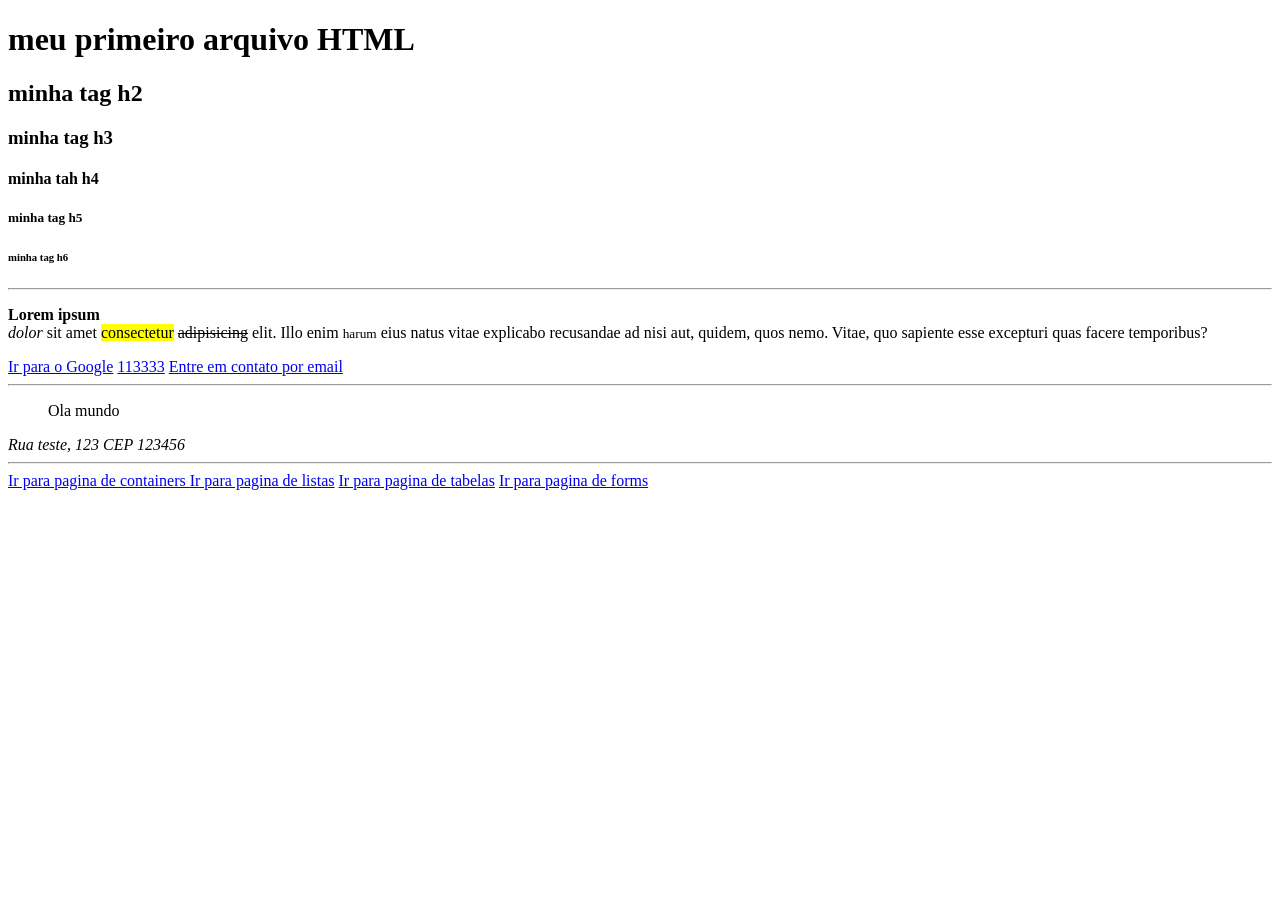
<file: index.html>
<!DOCTYPE html>
<html lang="pt-br">
<head>
    <meta charset="UTF-8">
    <meta name="viewport" content="width=device-width, initial-scale=1.0">
    <title>documento</title>
</head>
<body>
    <h1>meu primeiro arquivo HTML</h1>
    <h2>minha tag h2</h2>
    <h3>minha tag h3</h3>
    <h4>minha tah h4</h4>
    <h5>minha tag h5</h5>
    <h6>minha tag h6</h6>
    <hr /> 
    <p>
        <b>Lorem</b> <strong>ipsum</strong> <br /> <i>dolor</i> sit amet <mark>consectetur</mark> <del>adipisicing</del> elit. Illo enim <small>harum</small> eius <span>natus</span> vitae explicabo recusandae ad nisi aut, quidem, quos nemo. Vitae, quo sapiente esse excepturi quas facere temporibus?
    </p>
    <a href="https://google.com" title="Ir para o site do Google">Ir para o Google</a>
    <a href="tel:113333">113333</a> 
    <a href="mailto:felipe@exemplo.com">Entre em contato por email</a>
    <hr />
    <blockquote>
        Ola mundo
    </blockquote>
    <address>
        Rua teste, 123 CEP 123456
    </address>
    <hr />
    <a href="./containers.html">Ir para pagina de containers </a>
    <a href="./listas.html">Ir para pagina de listas</a>
    <a href="./tabelas.html">Ir para pagina de tabelas</a>
    <a href="./forms.html">Ir para pagina de forms</a>
</file>
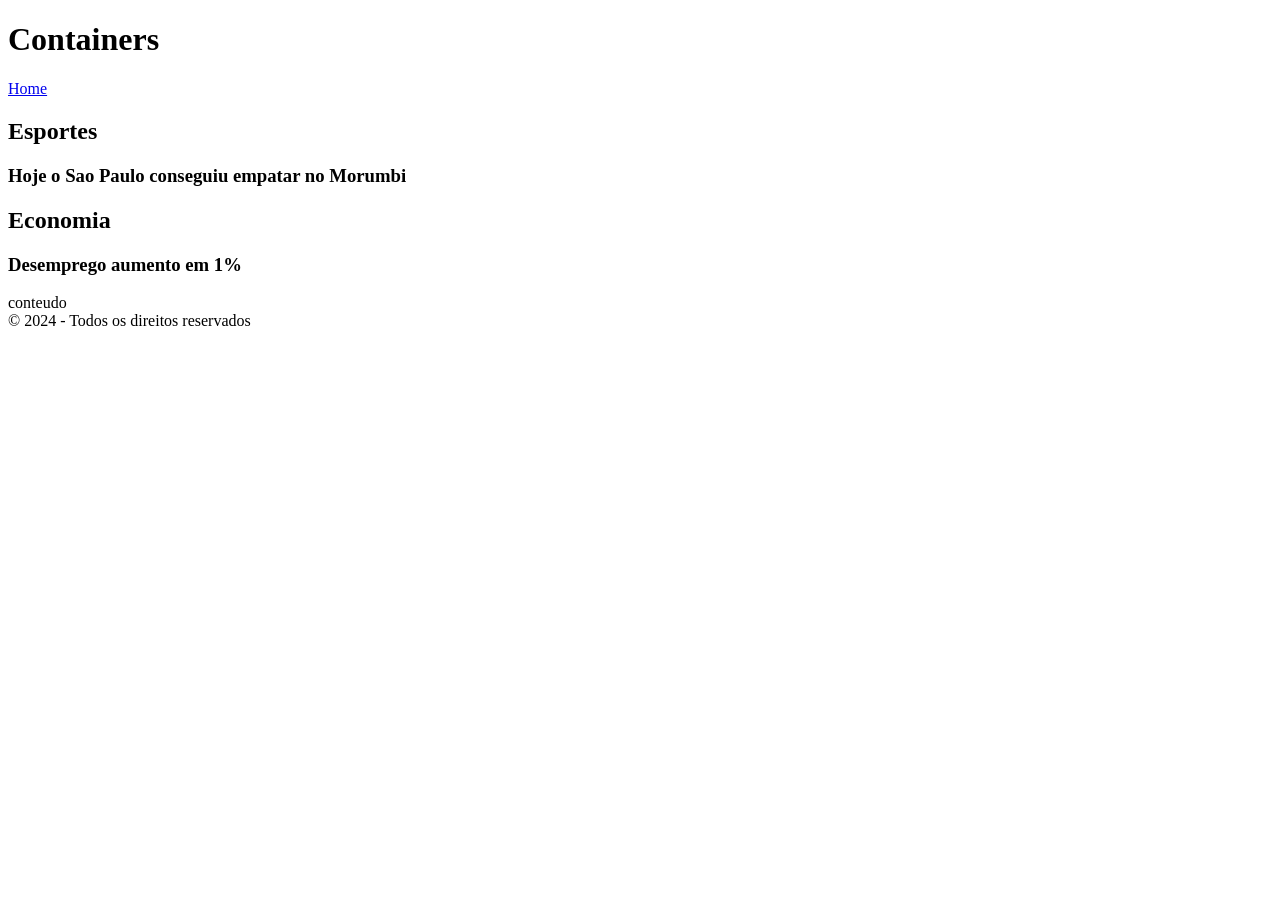
<file: containers.html>
<!DOCTYPE html>
<html lang="pt-br">
<head>
    <meta charset="UTF-8">
    <meta name="viewport" content="width=device-width, initial-scale=1.0">
    <title>Containers HTML</title>
</head>
<body>
    <header>
        <h1>Containers</h1>
        <nav>
            <a href="./inde.html">Home</a>
        </nav>
    </header>
    <main>
        <section>
            <h2>Esportes</h2>
            <article>
                <h3>Hoje o Sao Paulo conseguiu empatar no Morumbi</h3>
            </article>
        </section>
        <section>
            <h2>Economia</h2>
            <article>
                <h3>Desemprego aumento em 1%</h3>
            </article>
        </section>
    </main>
    <aside>
        conteudo
    </aside>
    <footer>
        &copy; 2024 - Todos os direitos reservados
    </footer>
</body>
</html>
</file>
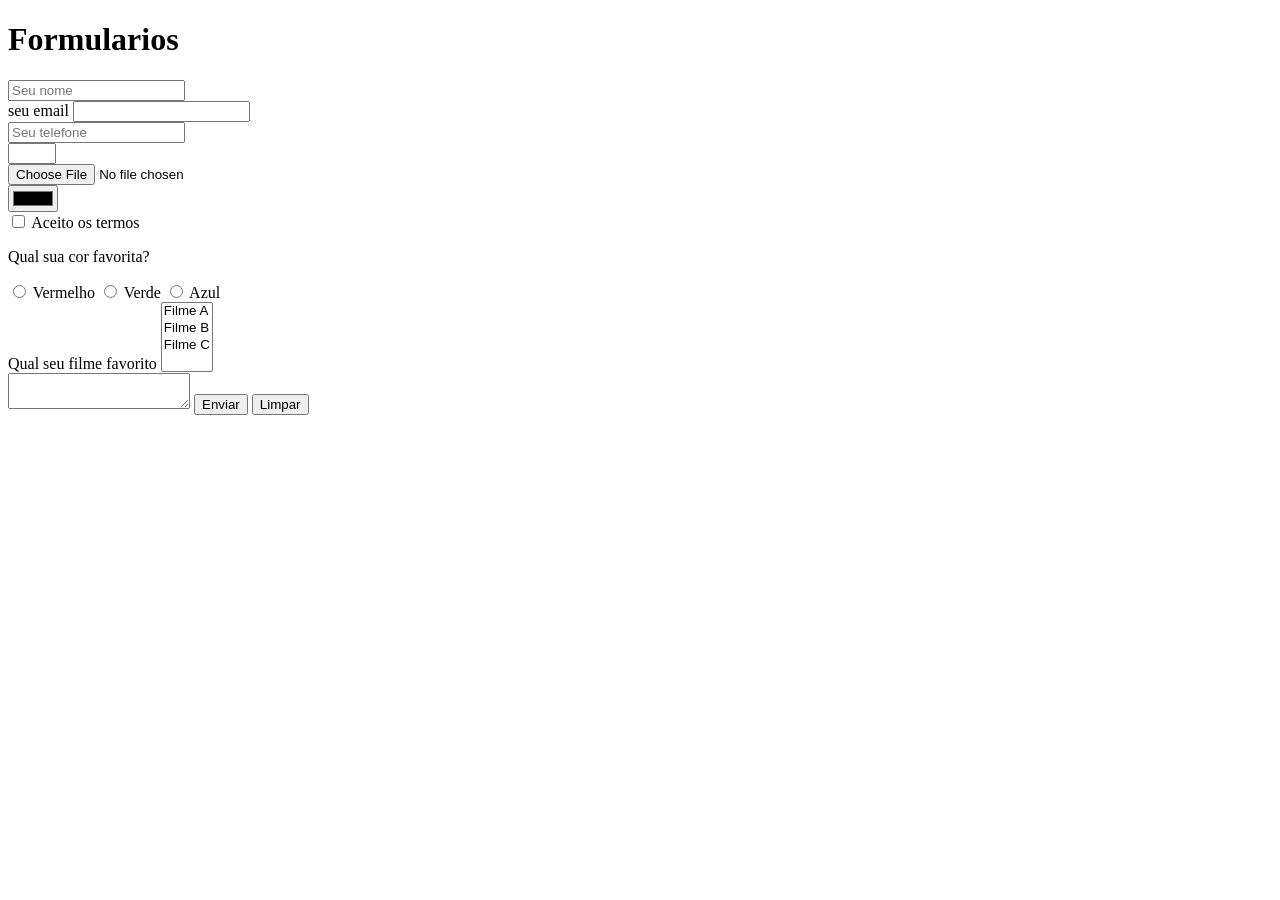
<file: forms.html>
<!DOCTYPE html>
<html lang="pt-br">
<head>
    <meta charset="UTF-8">
    <meta name="viewport" content="width=device-width, initial-scale=1.0">
    <title>Formularios</title>
</head>
<body>
    <h1>Formularios</h1>
    <form>
        <input type="text" placeholder="Seu nome" /> 
        <br />
        <label for="email">seu email</label>
        <input id="email" type="email" />
        <br />
        <input type="tel" placeholder="Seu telefone" /> <br />
        <input type="number" max="10" min="2" step="2"/> <br />
        <input type="file" /> <br />
        <input type="color" /> <br />
        <input type="checkbox" id="checkbox-termos"/> <label for="checkbox-termos">Aceito os termos</label>
        <p>
            Qual sua cor favorita?
        </p>
        <input type="radio" name="cor-favorita" id="cor-vermelha" /> <label for="cor-vermelha">Vermelho</label>
        <input type="radio" name="cor-favorita" id="cor-verde" /> <label for="cor-verde">Verde</label>
        <input type="radio" name="cor-favorita" id="cor-azul" /> <label for="cor-azul">Azul</label>
        <br />
        <label>Qual seu filme favorito</label>
        <select multiple>
            <option>Filme A</option>
            <option>Filme B</option>
            <option>Filme C</option>
        </select>
        <br />
        <textarea></textarea>  
        <button type="submit">
            Enviar
        </button> 
        <button type="reset">
            Limpar

        </button>  
    </form>
    
</body>
</html>
</file>
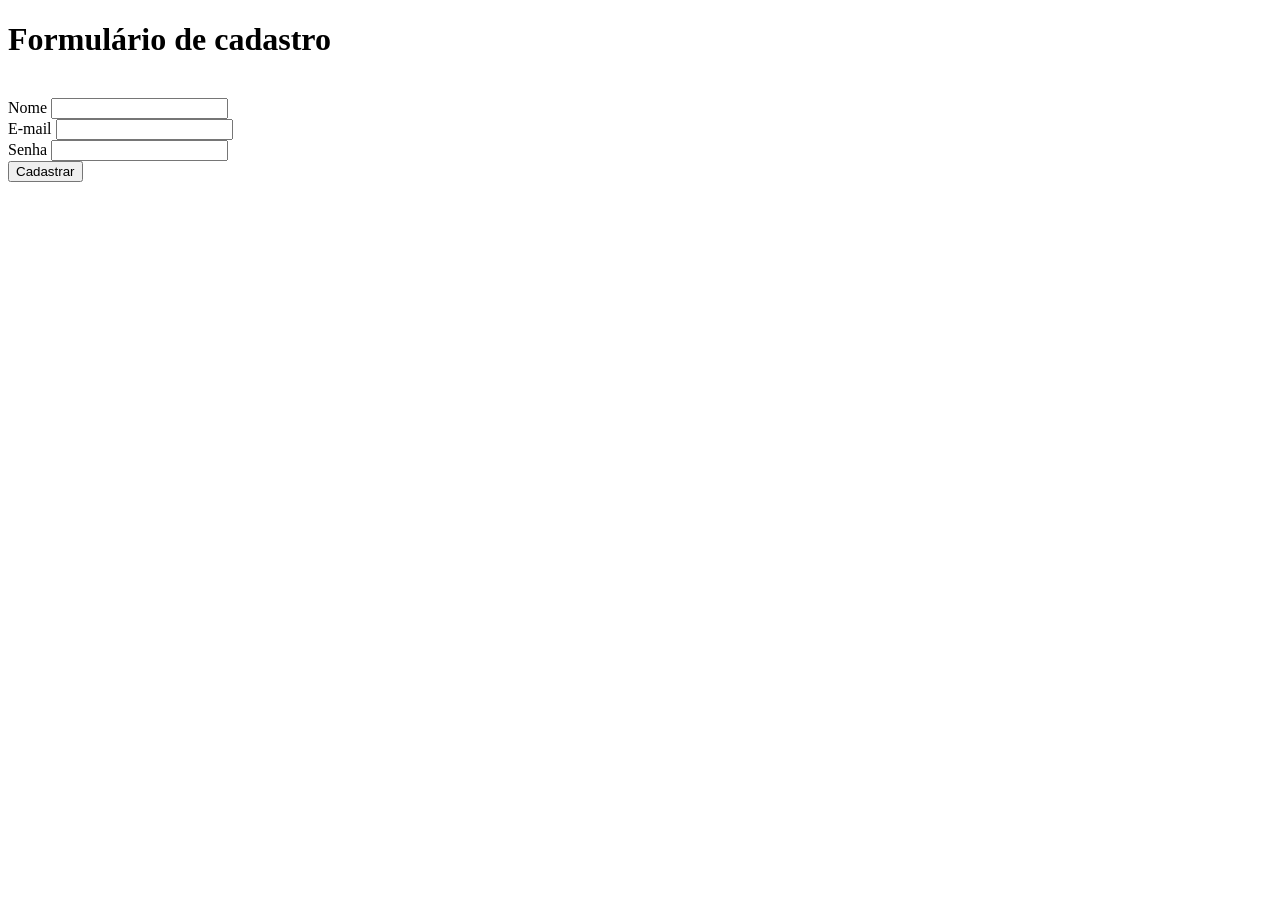
<file: Formulario.html>
<!DOCTYPE html>
<html lang="pt-br">
<head>
    <meta charset="UTF-8">
    <meta name="viewport" content="width=device-width, initial-scale=1.0">
    <title>Formulário</title>
</head>
<body>
    <h1>Formulário de cadastro</h1> <br />
    <form>
        <label for="text">Nome</label>
        <input id="text" type="text"/> <br />
        <label for="email">E-mail</label>
        <input id="email" type="email" /> <br />
        <label for="text">Senha</label>
        <input id="text" type="password"/> <br />
  
        <button type="submit">
            Cadastrar
    </form>
    
</body>
</html>
</file>
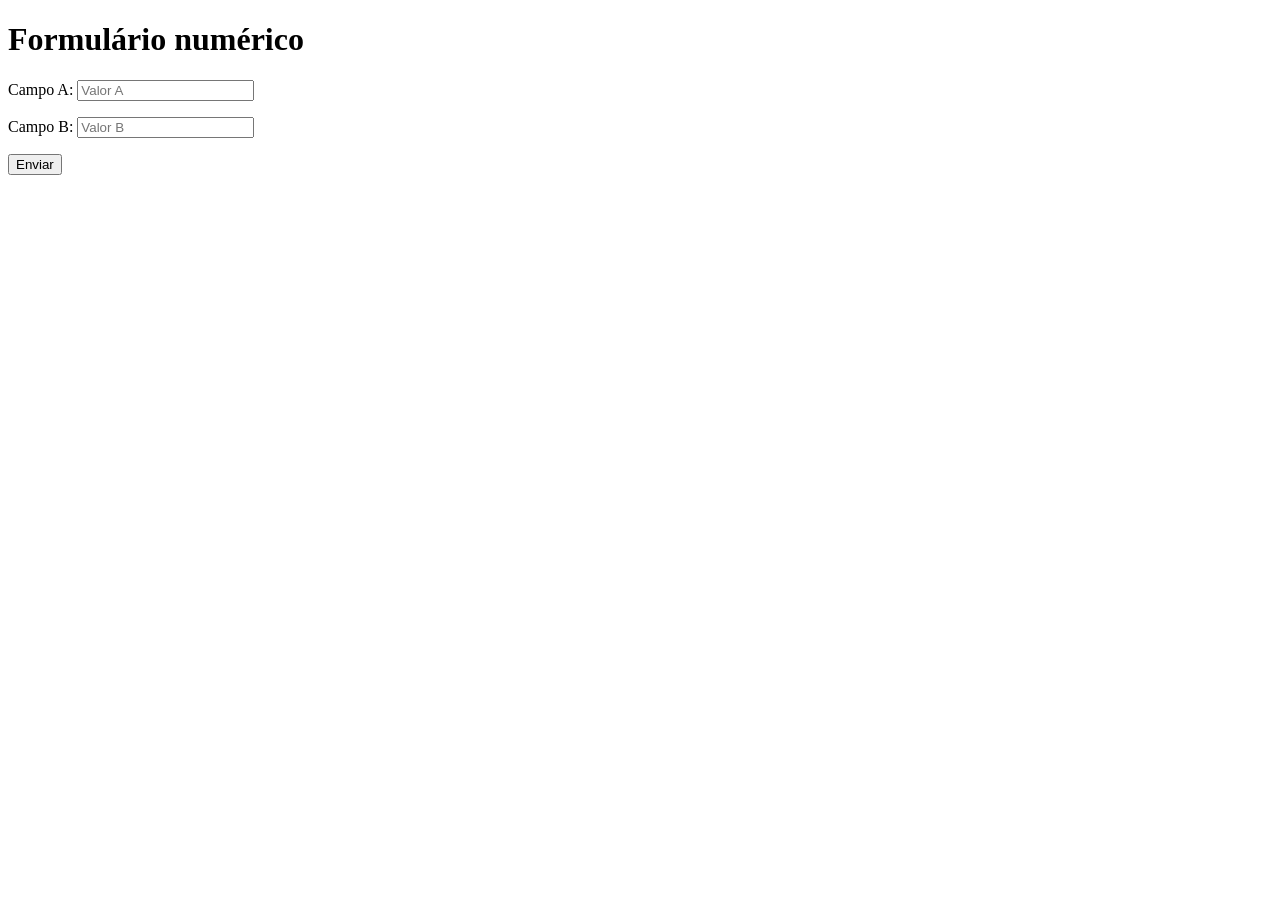
<file: formulario.html>
<!DOCTYPE html>
<html lang="pt-br">
<head>
    <meta charset="UTF-8">
    <meta name="viewport" content="width=device-width, initial-scale=1.0">
    <title>Formulário</title>
</head>
<body>
    <h1>Formulário numérico</h1>
    <form id="form-valido">
        <p>Campo A: <input type="number" number="" id="numeroA" required placeholder="Valor A" /></p>
        <p>Campo B: <input type="number" number="" id="numeroB" required placeholder="Valor B" /></p>
        <button id="btn-enviar" type="submit"> Enviar</button>
    </form>
    <script src="./mainform.js"></script>
</body>
</html>
</file>
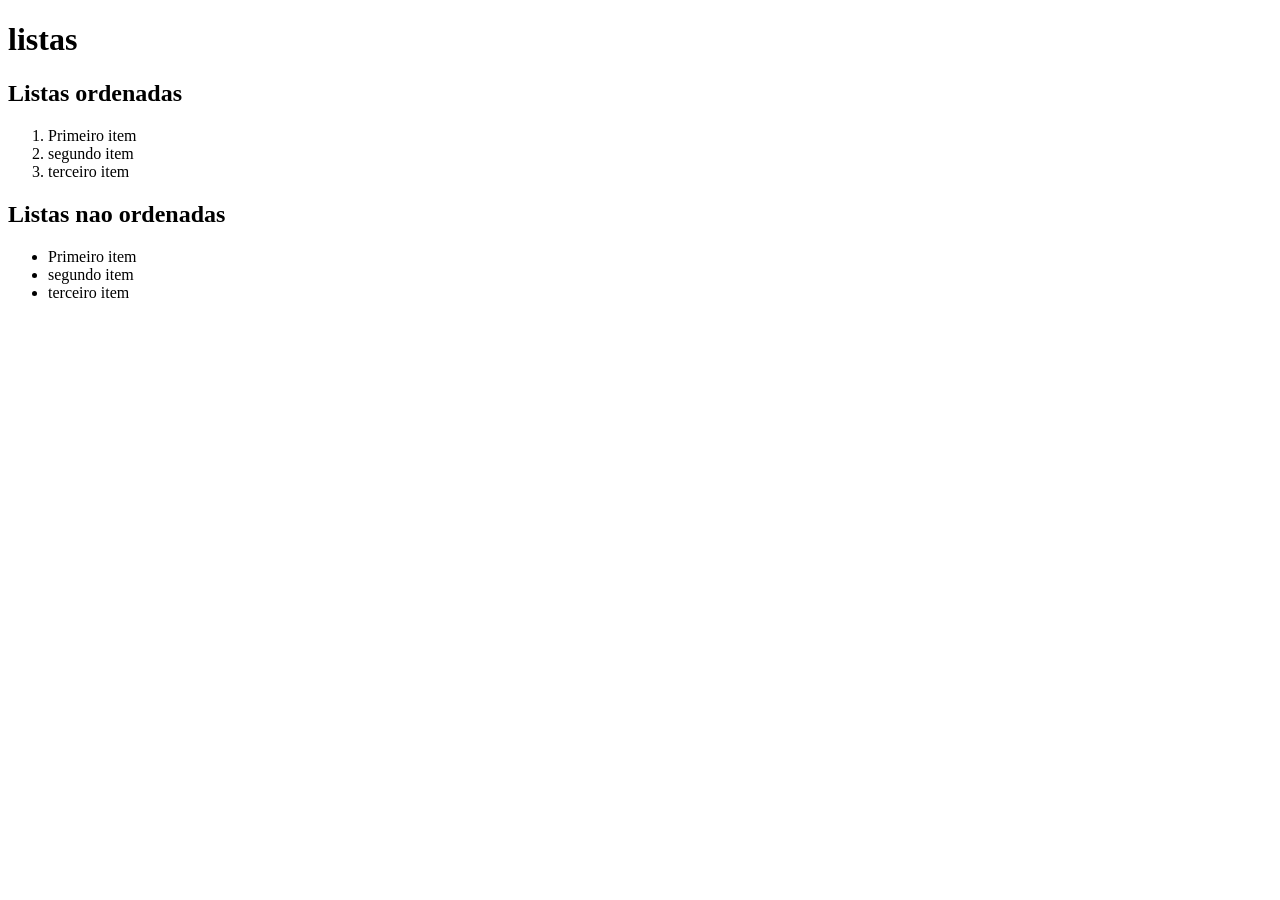
<file: listas.HTML>
<!DOCTYPE html>
<html lang="pt-br">
<head>
    <meta charset="UTF-8">
    <meta name="viewport" content="width=device-width, initial-scale=1.0">
    <title>Document</title>
</head>
<body>
    <header>
        <h1>listas</h1>
    </header>
    <main>
        <section>
            <h2>Listas ordenadas</h2>
            <ol>
                <li>Primeiro item</li>
                <li>segundo item</li>
                <li>terceiro item</li>
            </ol>
        </section>
        <section>
            <h2>Listas nao ordenadas</h2>
            <ul>
                <li>Primeiro item</li>
                <li>segundo item</li>
                <li>terceiro item</li>
            </ul>
        </section>
    </main>
    
</body>
</html>
</file>
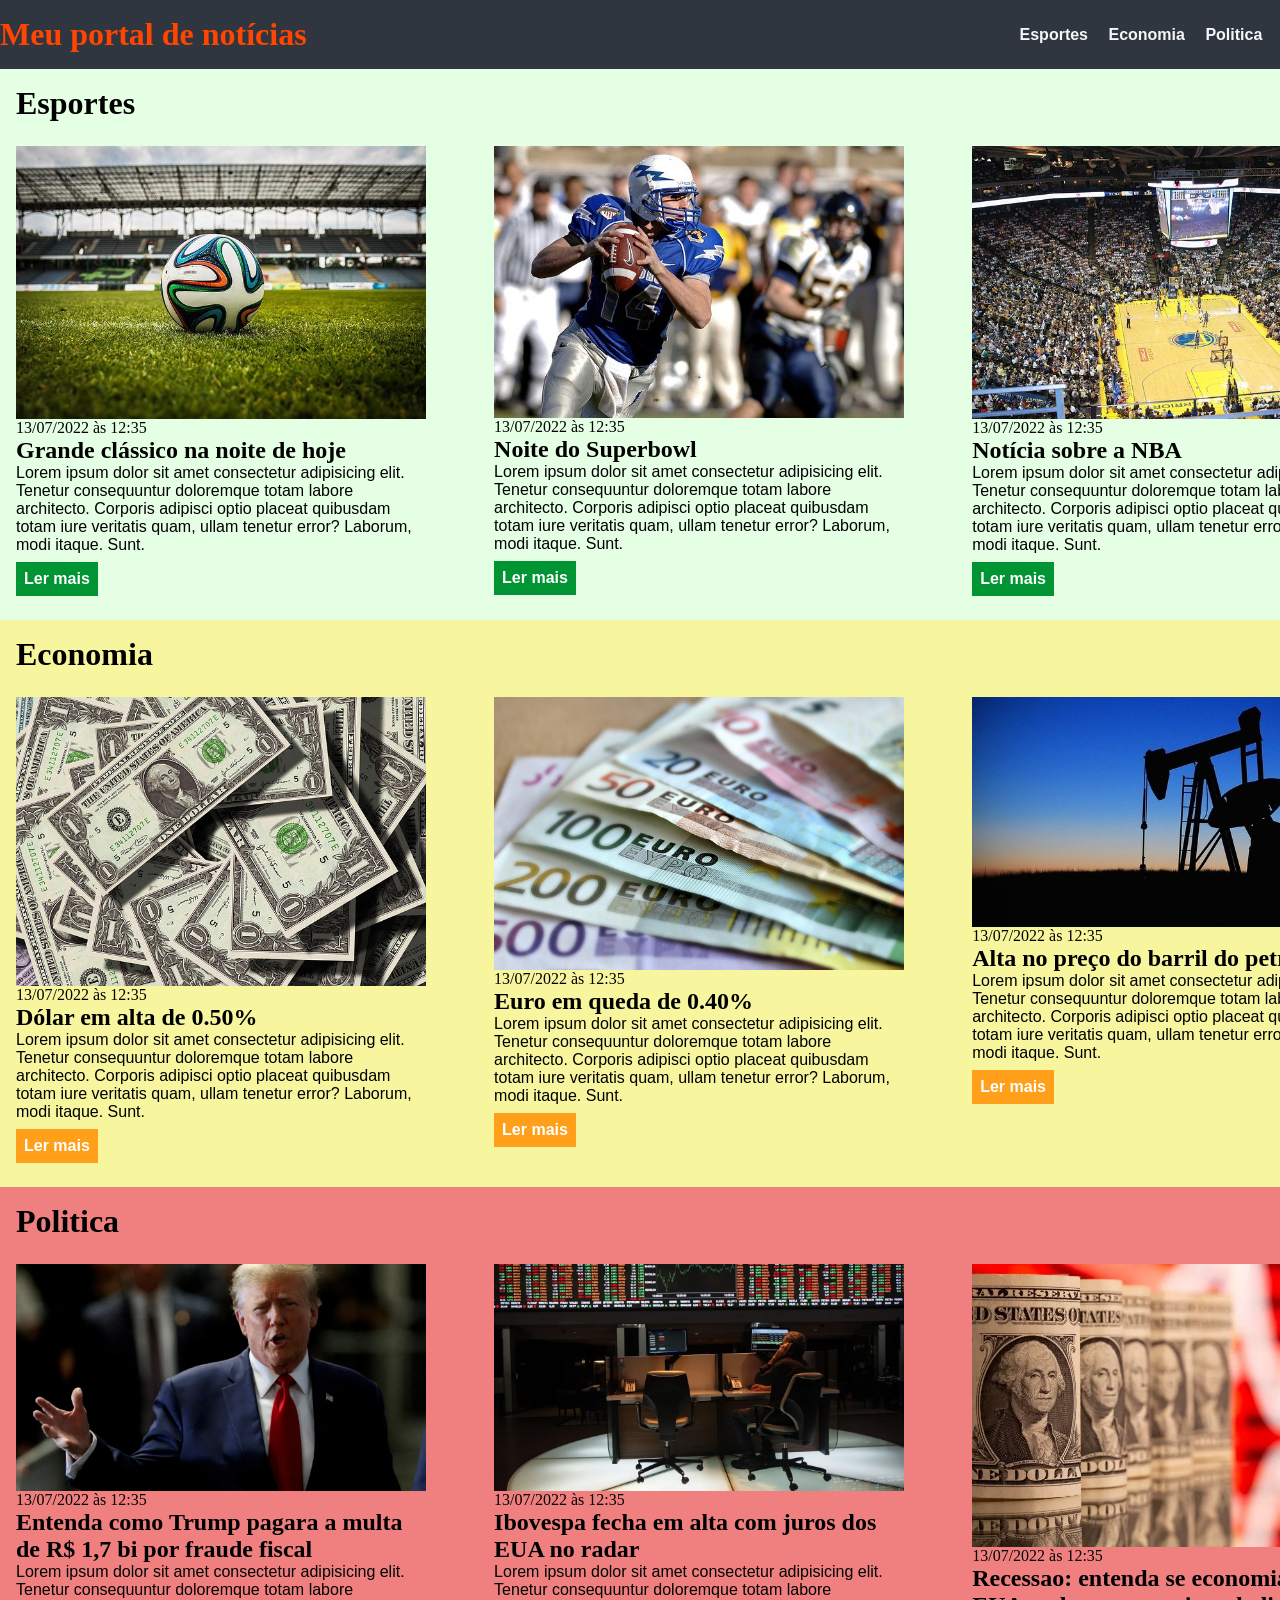
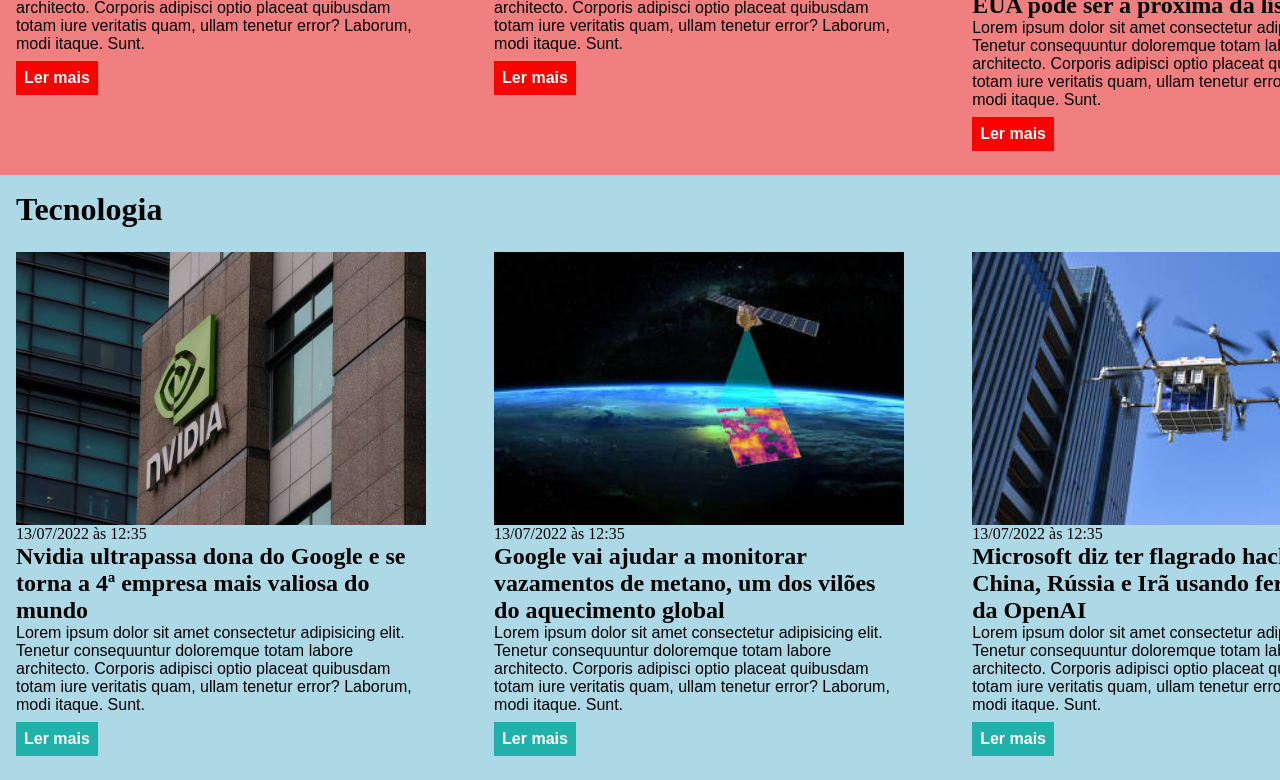
<file: Meu portal de noticia.html>
<html lang="pt-BR">
<head>
    <meta charset="UTF-8">
    <meta http-equiv="X-UA-Compatible" content="IE=edge">
    <meta name="viewport" content="width=device-width, initial-scale=1.0">
    <title>Meu portal de notícias</title>
    <link rel="stylesheet" href="./main.css" />
    <style>
        h1 {
            color: orangered;
        }
    </style>
</head>
<body>
    <header>
        <div class="container"> 
        <h1>Meu portal de notícias</h1>
        <nav>
            <ul>
                <li>
                    <a href="#sports" title="Ir para a seção de esportes">Esportes</a>
                </li>
                <li>
                    <a href="#economy" title="Ir para a seção de notícias">Economia</a>
                </li>
                <li>
                    <a href="#politics" title="Ir para a seção de esportes">Politica</a>
                </li>
                <li>
                    <a href="#tecnology" title="Ir para a seção de esportes">Tecnologia</a>
                </li>
            </ul>
        </nav>
    </div>
    </header>
    <section id="sports">
        <div class="container">
            <h2>Esportes</h2>
        <div class="articles">
            <article>
                <img src="./media/futebol.jpg" alt="Bola de futebol no gramado" />
                <header>
                    <time class="creation-date">13/07/2022 às 12:35</time>
                </header>
                <h3>Grande clássico na noite de hoje</h3>
                <p>
                    Lorem ipsum dolor sit amet consectetur adipisicing elit. Tenetur consequuntur doloremque totam labore architecto. Corporis adipisci optio placeat quibusdam totam iure veritatis quam, ullam tenetur error? Laborum, modi itaque. Sunt.
                </p>
                <a href="#" title="Leia a notícia completa">Ler mais</a>
            </article>
            <article>
                <img src="./media/futebol-americano.jpg" alt="Jogador de futebol americano correndo com a bola na mão" />
                <header>
                    <time>13/07/2022 às 12:35</time>
                </header>
                <h3>Noite do Superbowl</h3>
                <p>
                    Lorem ipsum dolor sit amet consectetur adipisicing elit. Tenetur consequuntur doloremque totam labore architecto. Corporis adipisci optio placeat quibusdam totam iure veritatis quam, ullam tenetur error? Laborum, modi itaque. Sunt.
                </p>
                <a href="#" title="Leia a notícia completa">Ler mais</a>
            </article>
            <article>
                <img src="./media/basquete.jpg" title="Vista aérea de uma quadra de basquete" />
                <header>
                    <time>13/07/2022 às 12:35</time>
                </header>
                <h3>Notícia sobre a NBA</h3>
                <p>
                    Lorem ipsum dolor sit amet consectetur adipisicing elit. Tenetur consequuntur doloremque totam labore architecto. Corporis adipisci optio placeat quibusdam totam iure veritatis quam, ullam tenetur error? Laborum, modi itaque. Sunt.
                </p>
                <a href="#" title="Leia a notícia completa">Ler mais</a>
            </article>
                </div>
        </div>
    </section>
    <section id="economy">
        <div class="container">
            <h2>Economia</h2>
        <div class="articles">
            <article>
                <img src="./media/dolares.jpg" alt="Muitos dólares" />
                <header>
                    <time>13/07/2022 às 12:35</time>
                </header>
                <h3>Dólar em alta de 0.50%</h3>
                <p>
                    Lorem ipsum dolor sit amet consectetur adipisicing elit. Tenetur consequuntur doloremque totam labore architecto. Corporis adipisci optio placeat quibusdam totam iure veritatis quam, ullam tenetur error? Laborum, modi itaque. Sunt.
                </p>
                <a href="#" title="Leia a notícia completa">Ler mais</a>
            </article>
            <article>
                <img src="./media/euro.jpg" alt="Várias notas de euro" />
                <header>
                    <time>13/07/2022 às 12:35</time>
                </header>
                <h3>Euro em queda de 0.40%</h3>
                <p>
                    Lorem ipsum dolor sit amet consectetur adipisicing elit. Tenetur consequuntur doloremque totam labore architecto. Corporis adipisci optio placeat quibusdam totam iure veritatis quam, ullam tenetur error? Laborum, modi itaque. Sunt.
                </p>
                <a href="#" title="Leia a notícia completa">Ler mais</a>
            </article>
            <article>
                <img src="./media/petroleo.jpg" alt="Extração de petróleo" />
                <header>
                    <time>13/07/2022 às 12:35</time>
                </header>
                <h3>Alta no preço do barril do petróleo</h3>
                <p>
                    Lorem ipsum dolor sit amet consectetur adipisicing elit. Tenetur consequuntur doloremque totam labore architecto. Corporis adipisci optio placeat quibusdam totam iure veritatis quam, ullam tenetur error? Laborum, modi itaque. Sunt.
                </p>
                <a href="#" title="Leia a notícia completa">Ler mais</a>
            </article>
            </div>
        </div>
    </section>
</div>
</header>
<section id="politics">
    <div class="container">
        <h2>Politica</h2>
    <div class="articles">
        <article>
            <img src="./media/trump.webp" alt="Trump acenando" />
            <header>
                <time class="creation-date">13/07/2022 às 12:35</time>
            </header>
            <h3>Entenda como Trump pagara a multa de R$ 1,7 bi por fraude fiscal</h3>
            <p>
                Lorem ipsum dolor sit amet consectetur adipisicing elit. Tenetur consequuntur doloremque totam labore architecto. Corporis adipisci optio placeat quibusdam totam iure veritatis quam, ullam tenetur error? Laborum, modi itaque. Sunt.
            </p>
            <a href="#" title="Leia a notícia completa">Ler mais</a>
        </article>
        <article>
            <img src="./media/bolsa.webp" alt="duas cadeiras na sala do pregao da bolsa de valores" />
            <header>
                <time>13/07/2022 às 12:35</time>
            </header>
            <h3>Ibovespa fecha em alta com juros dos EUA no radar</h3>
            <p>
                Lorem ipsum dolor sit amet consectetur adipisicing elit. Tenetur consequuntur doloremque totam labore architecto. Corporis adipisci optio placeat quibusdam totam iure veritatis quam, ullam tenetur error? Laborum, modi itaque. Sunt.
            </p>
            <a href="#" title="Leia a notícia completa">Ler mais</a>
        </article>
        <article>
            <img src="./media/dolar.webp" title="dolares enfileirados" />
            <header>
                <time>13/07/2022 às 12:35</time>
            </header>
            <h3>Recessao: entenda se economia dos EUA pode ser a proxima da lista</h3>
            <p>
                Lorem ipsum dolor sit amet consectetur adipisicing elit. Tenetur consequuntur doloremque totam labore architecto. Corporis adipisci optio placeat quibusdam totam iure veritatis quam, ullam tenetur error? Laborum, modi itaque. Sunt.
            </p>
            <a href="#" title="Leia a notícia completa">Ler mais</a>
        </article> 
        </div>
    </div>
    </section>
</header>
<section id="tecnology">
    <div class="container">
        <h2>Tecnologia</h2>
    <div class="articles">
        <article>
            <img src="./media/nvidia.jpg" alt="logo da nvidia" />
            <header>
                <time class="creation-date">13/07/2022 às 12:35</time>
            </header>
            <h3>Nvidia ultrapassa dona do Google e se torna a 4ª empresa mais valiosa do mundo</h3>
            <p>
                Lorem ipsum dolor sit amet consectetur adipisicing elit. Tenetur consequuntur doloremque totam labore architecto. Corporis adipisci optio placeat quibusdam totam iure veritatis quam, ullam tenetur error? Laborum, modi itaque. Sunt.
            </p>
            <a href="#" title="Leia a notícia completa">Ler mais</a>
        </article>
        <article>
            <img src="./media/globo.jpg" alt="satelite sobrevoando a terra" />
            <header>
                <time>13/07/2022 às 12:35</time>
            </header>
            <h3>Google vai ajudar a monitorar vazamentos de metano, um dos vilões do aquecimento global</h3>
            <p>
                Lorem ipsum dolor sit amet consectetur adipisicing elit. Tenetur consequuntur doloremque totam labore architecto. Corporis adipisci optio placeat quibusdam totam iure veritatis quam, ullam tenetur error? Laborum, modi itaque. Sunt.
            </p>
            <a href="#" title="Leia a notícia completa">Ler mais</a>
        </article>
        <article>
            <img src="./media/drone.jpg" title="drone sobrevoando" />
            <header>
                <time>13/07/2022 às 12:35</time>
            </header>
            <h3>Microsoft diz ter flagrado hackers da China, Rússia e Irã usando ferramentas da OpenAI</h3>
            <p>
                Lorem ipsum dolor sit amet consectetur adipisicing elit. Tenetur consequuntur doloremque totam labore architecto. Corporis adipisci optio placeat quibusdam totam iure veritatis quam, ullam tenetur error? Laborum, modi itaque. Sunt.
            </p>
            <a href="#" title="Leia a notícia completa">Ler mais</a>
        </article>
        
    
    </body>
    </html>
</file>
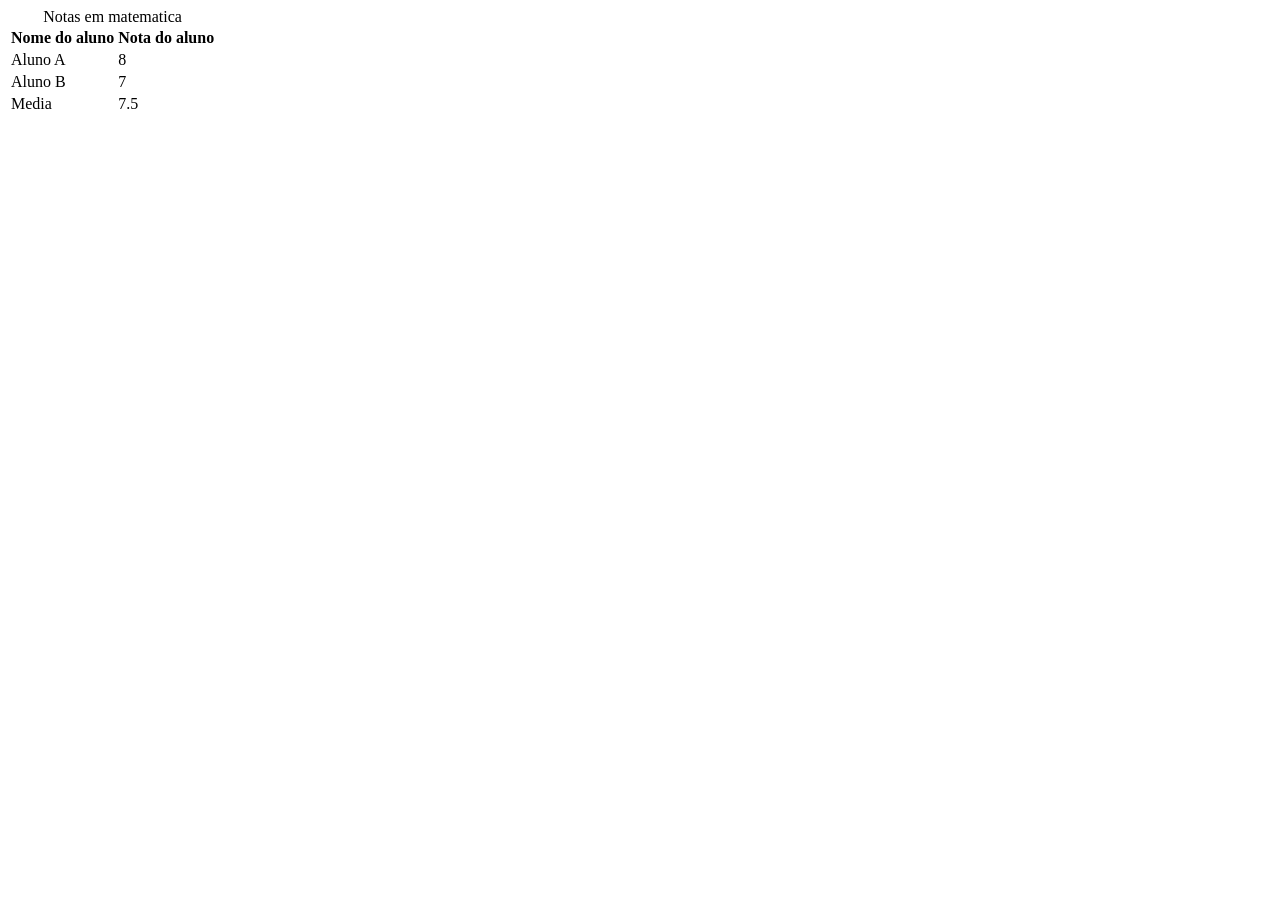
<file: tabelas.html>
<!DOCTYPE html>
<html lang="pt-br">
<head>
    <meta charset="UTF-8">
    <meta name="viewport" content="width=device-width, initial-scale=1.0">
    <title>Document</title>
</head>
<body>
    <table>
        <caption>Notas em matematica</caption>
        <thead>
            <tr>
                <th>Nome do aluno</th>
                <th>Nota do aluno</th>
            </tr>
        </thead>
        <tbody>
            <tr>
                <td>Aluno A</td>
                <td>8</td>
            </tr>
            <tr>
                <td>Aluno B</td>
                <td>7</td>
            </tr>
        </tbody>
        <tfoot>
            <td>Media</td>
            <td>7.5</td>
        </tfoot>
    </table>
</body>
</html>
</file>
<file: main.css>
*{
    box-sizing: border-box;
    margin: 0;
    padding: 0;
}

body > header {
    background-color: #2f3640;
    padding: 16px 0;
    color: #f5f6fa
}
header .container {
    display: flex;
    align-items: center;
    justify-content: space-between;
}
header li{
    display: inline;
    font-family: Arial, Helvetica, sans-serif;
    font-weight: bold;
    margin-left: 16px;
}

header li a{
    color: #f5f6fa;
    text-decoration: none;
}

.container{
    width: 1366px;
    margin: 0 auto;
}

.articles{
    display: flex;
    flex-wrap: wrap;
    justify-content: space-between;
}

.articles article img{
    /*height: 180px;*/
    width: 100%;
}

.articles article{
    width: 30%;
}

section {
    padding: 16px;
    }
    section h2, 
    .articles article {
        margin-bottom: 16px;
    }

    .articles article {
        margin-top: 8px;
        margin-bottom: 8px;
    }

    .articles article a {
        background-color: blue;
        color: #fff;
        padding: 8px;
        display: inline-block;
        text-decoration: none;
        font-weight: bold;
        margin-top: 8px;
    }

    .articles article a:hover {
        text-decoration: underline;
    }

    .articles article p,
    .articles article a {
    font-family: Arial, Helvetica, sans-serif;
    
    }

    .articles article h3{
        font-size: 24px;
    }

    section h2{
        font-size: 32px;
    }

    #sports {
        background-color: rgba(0, 255, 0, 0.1);
            }

            #sports .articles article a {
                background-color: #009432;

            }

#economy{
    background-color: #f8f59f;

}

#economy .articles article a {
    background-color: #ff9f1a;
}

#politics {
    background-color: lightcoral;
}
#politics .articles article a{
    background-color: red;
}

#tecnology{
    background-color: lightblue;
}

#tecnology .articles article a{
    background-color: lightseagreen;
}
</file>
